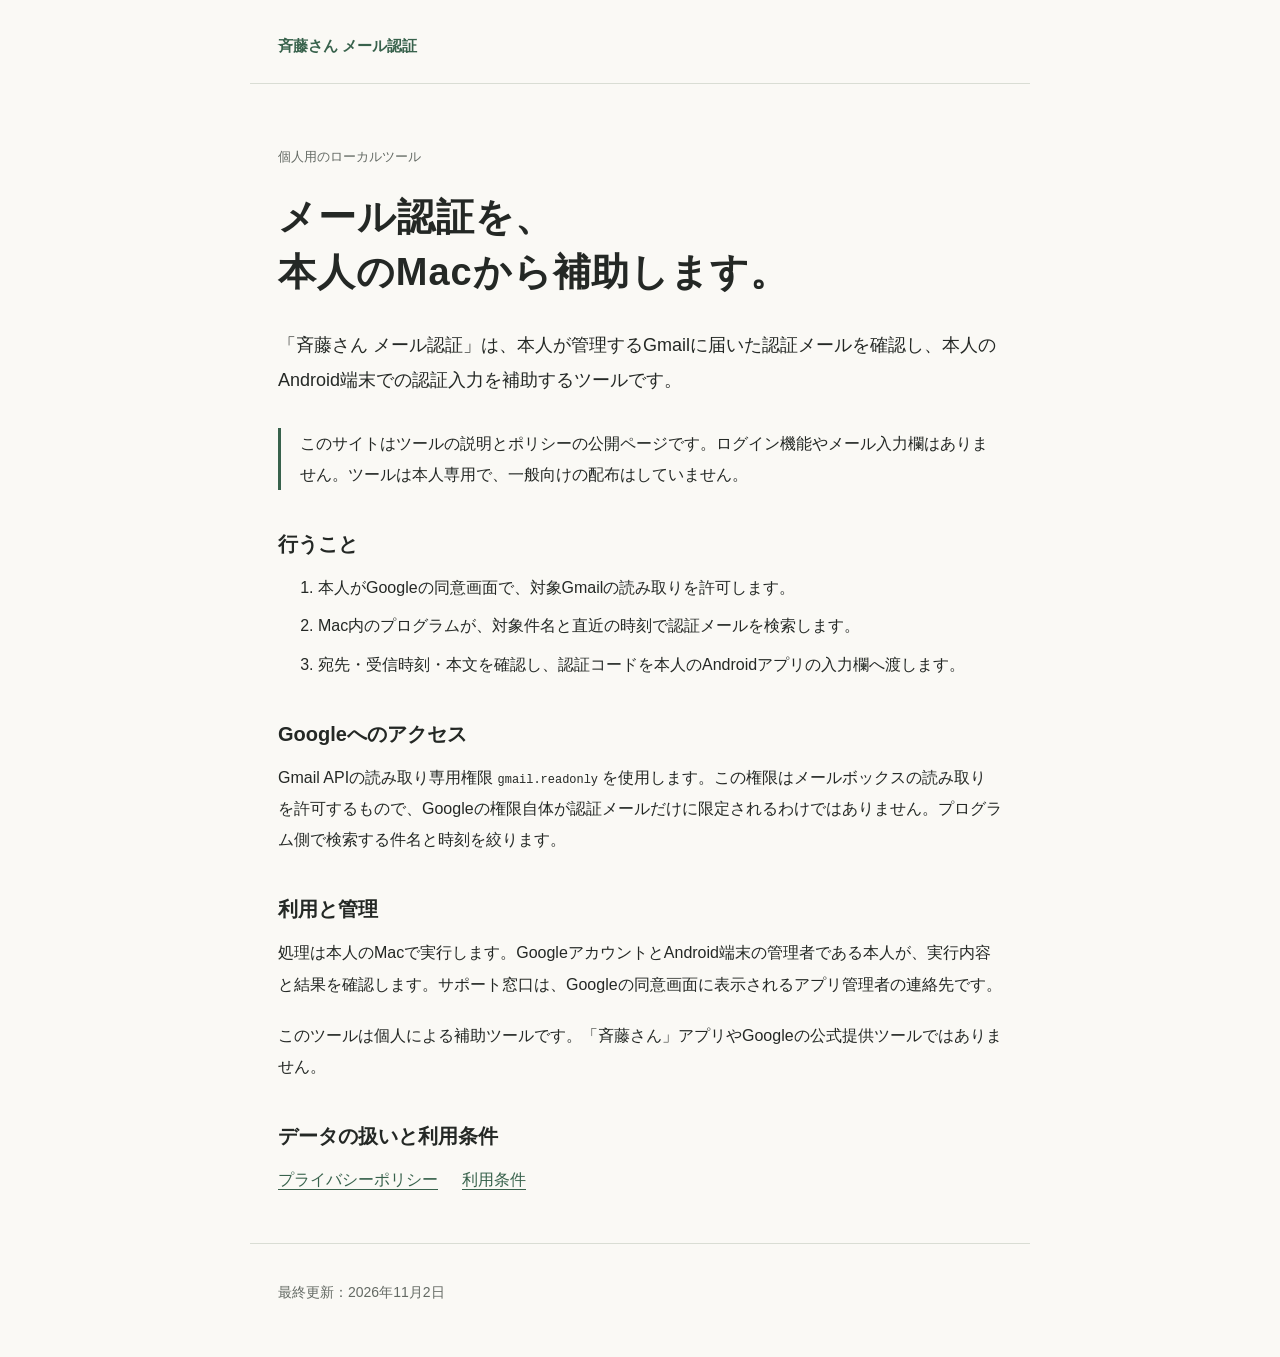
<file: docs/index.html>
<!doctype html><html lang="ja"><head><meta charset="utf-8"><meta name="viewport" content="width=device-width,initial-scale=1"><meta name="description" content="本人専用のメール認証補助ツールの機能と、Googleデータの扱いについて。"><title>斉藤さん メール認証 — アプリの説明</title><link rel="stylesheet" href="style.css"></head><body>
<header><a href="./">斉藤さん メール認証</a></header>
<main><p class="eyebrow">個人用のローカルツール</p><h1>メール認証を、<br>本人のMacから補助します。</h1>
<p class="intro">「斉藤さん メール認証」は、本人が管理するGmailに届いた認証メールを確認し、本人のAndroid端末での認証入力を補助するツールです。</p>
<div class="notice"><p>このサイトはツールの説明とポリシーの公開ページです。ログイン機能やメール入力欄はありません。ツールは本人専用で、一般向けの配布はしていません。</p></div>
<h2>行うこと</h2><ol><li>本人がGoogleの同意画面で、対象Gmailの読み取りを許可します。</li><li>Mac内のプログラムが、対象件名と直近の時刻で認証メールを検索します。</li><li>宛先・受信時刻・本文を確認し、認証コードを本人のAndroidアプリの入力欄へ渡します。</li></ol>
<h2>Googleへのアクセス</h2><p>Gmail APIの読み取り専用権限 <code>gmail.readonly</code> を使用します。この権限はメールボックスの読み取りを許可するもので、Googleの権限自体が認証メールだけに限定されるわけではありません。プログラム側で検索する件名と時刻を絞ります。</p>
<h2>利用と管理</h2><p>処理は本人のMacで実行します。GoogleアカウントとAndroid端末の管理者である本人が、実行内容と結果を確認します。サポート窓口は、Googleの同意画面に表示されるアプリ管理者の連絡先です。</p>
<p>このツールは個人による補助ツールです。「斉藤さん」アプリやGoogleの公式提供ツールではありません。</p>
<h2>データの扱いと利用条件</h2><nav aria-label="ポリシー"><a href="privacy.html">プライバシーポリシー</a><a href="terms.html">利用条件</a></nav>
</main><footer><p>最終更新：2026年11月2日</p></footer></body></html>
</file>
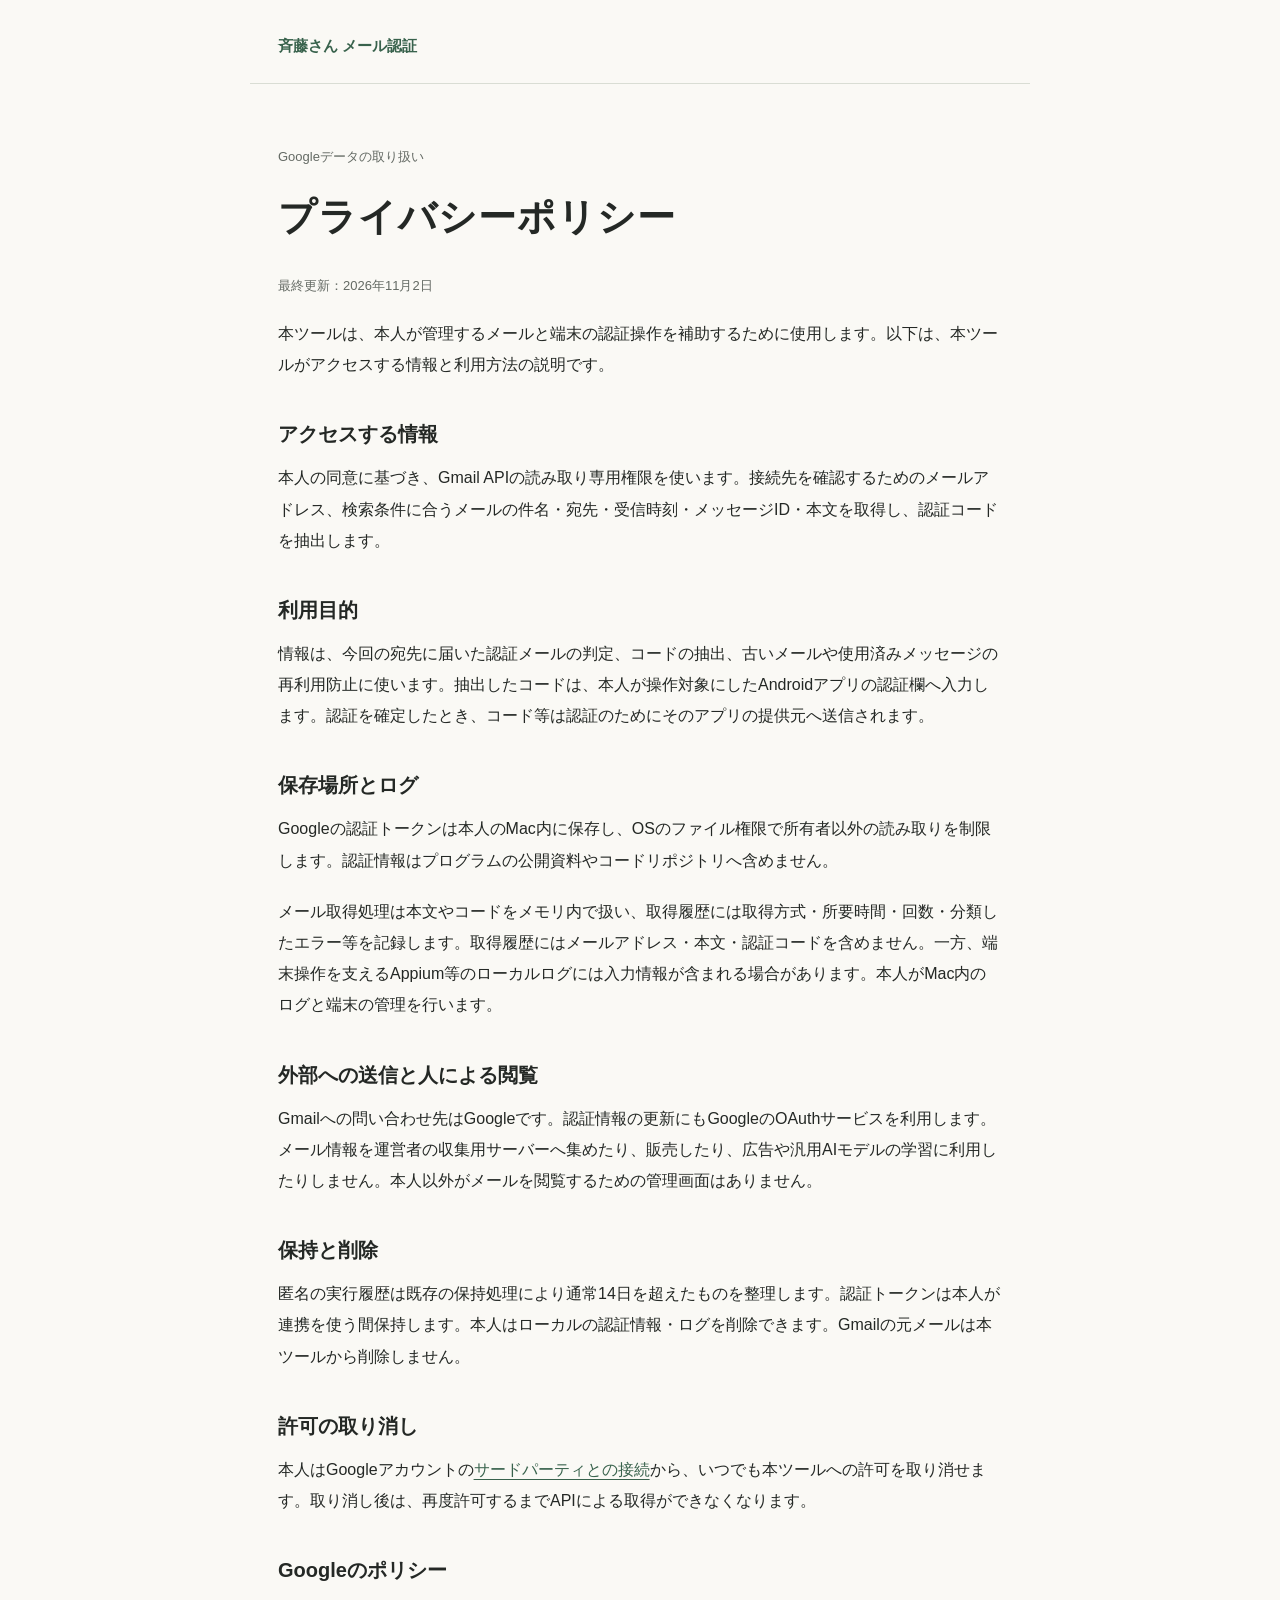
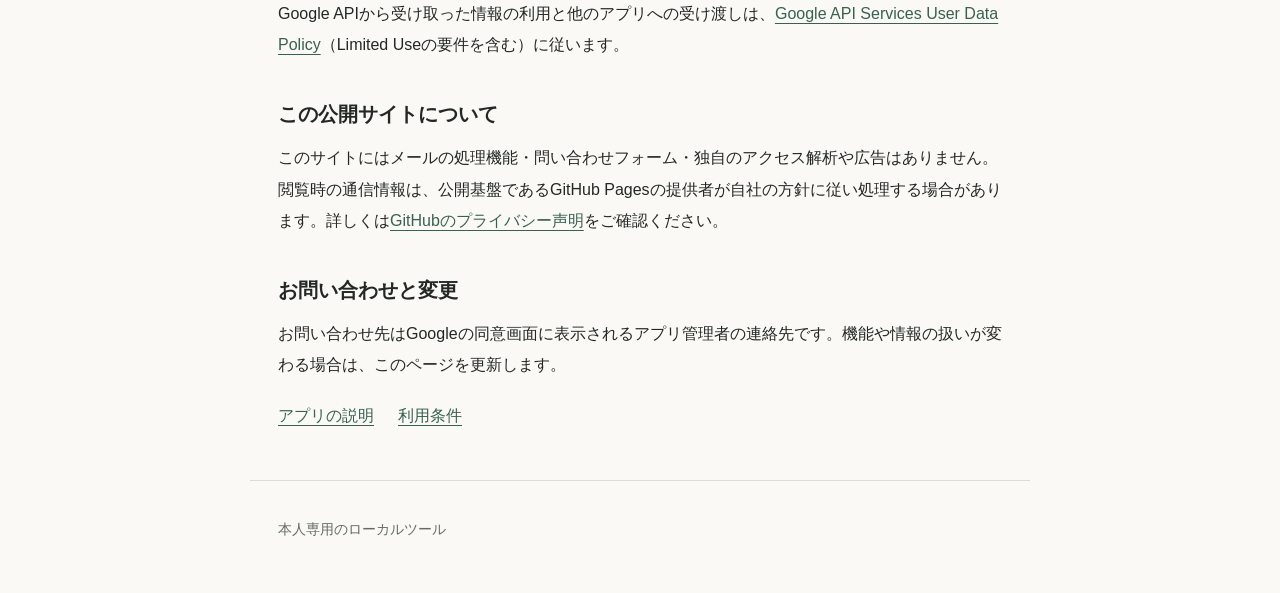
<file: docs/privacy.html>
<!doctype html><html lang="ja"><head><meta charset="utf-8"><meta name="viewport" content="width=device-width,initial-scale=1"><title>プライバシーポリシー — 斉藤さん メール認証</title><link rel="stylesheet" href="style.css"></head><body>
<header><a href="./">斉藤さん メール認証</a></header><main><p class="eyebrow">Googleデータの取り扱い</p><h1>プライバシーポリシー</h1><p class="date">最終更新：2026年11月2日</p>
<p>本ツールは、本人が管理するメールと端末の認証操作を補助するために使用します。以下は、本ツールがアクセスする情報と利用方法の説明です。</p>
<h2>アクセスする情報</h2><p>本人の同意に基づき、Gmail APIの読み取り専用権限を使います。接続先を確認するためのメールアドレス、検索条件に合うメールの件名・宛先・受信時刻・メッセージID・本文を取得し、認証コードを抽出します。</p>
<h2>利用目的</h2><p>情報は、今回の宛先に届いた認証メールの判定、コードの抽出、古いメールや使用済みメッセージの再利用防止に使います。抽出したコードは、本人が操作対象にしたAndroidアプリの認証欄へ入力します。認証を確定したとき、コード等は認証のためにそのアプリの提供元へ送信されます。</p>
<h2>保存場所とログ</h2><p>Googleの認証トークンは本人のMac内に保存し、OSのファイル権限で所有者以外の読み取りを制限します。認証情報はプログラムの公開資料やコードリポジトリへ含めません。</p><p>メール取得処理は本文やコードをメモリ内で扱い、取得履歴には取得方式・所要時間・回数・分類したエラー等を記録します。取得履歴にはメールアドレス・本文・認証コードを含めません。一方、端末操作を支えるAppium等のローカルログには入力情報が含まれる場合があります。本人がMac内のログと端末の管理を行います。</p>
<h2>外部への送信と人による閲覧</h2><p>Gmailへの問い合わせ先はGoogleです。認証情報の更新にもGoogleのOAuthサービスを利用します。メール情報を運営者の収集用サーバーへ集めたり、販売したり、広告や汎用AIモデルの学習に利用したりしません。本人以外がメールを閲覧するための管理画面はありません。</p>
<h2>保持と削除</h2><p>匿名の実行履歴は既存の保持処理により通常14日を超えたものを整理します。認証トークンは本人が連携を使う間保持します。本人はローカルの認証情報・ログを削除できます。Gmailの元メールは本ツールから削除しません。</p>
<h2>許可の取り消し</h2><p>本人はGoogleアカウントの<a href="https://myaccount.google.com/connections">サードパーティとの接続</a>から、いつでも本ツールへの許可を取り消せます。取り消し後は、再度許可するまでAPIによる取得ができなくなります。</p>
<h2>Googleのポリシー</h2><p>Google APIから受け取った情報の利用と他のアプリへの受け渡しは、<a href="https://developers.google.com/terms/api-services-user-data-policy">Google API Services User Data Policy</a>（Limited Useの要件を含む）に従います。</p>
<h2>この公開サイトについて</h2><p>このサイトにはメールの処理機能・問い合わせフォーム・独自のアクセス解析や広告はありません。閲覧時の通信情報は、公開基盤であるGitHub Pagesの提供者が自社の方針に従い処理する場合があります。詳しくは<a href="https://docs.github.com/en/site-policy/privacy-policies/github-general-privacy-statement">GitHubのプライバシー声明</a>をご確認ください。</p>
<h2>お問い合わせと変更</h2><p>お問い合わせ先はGoogleの同意画面に表示されるアプリ管理者の連絡先です。機能や情報の扱いが変わる場合は、このページを更新します。</p>
<nav aria-label="ページ"><a href="./">アプリの説明</a><a href="terms.html">利用条件</a></nav></main><footer><p>本人専用のローカルツール</p></footer></body></html>
</file>
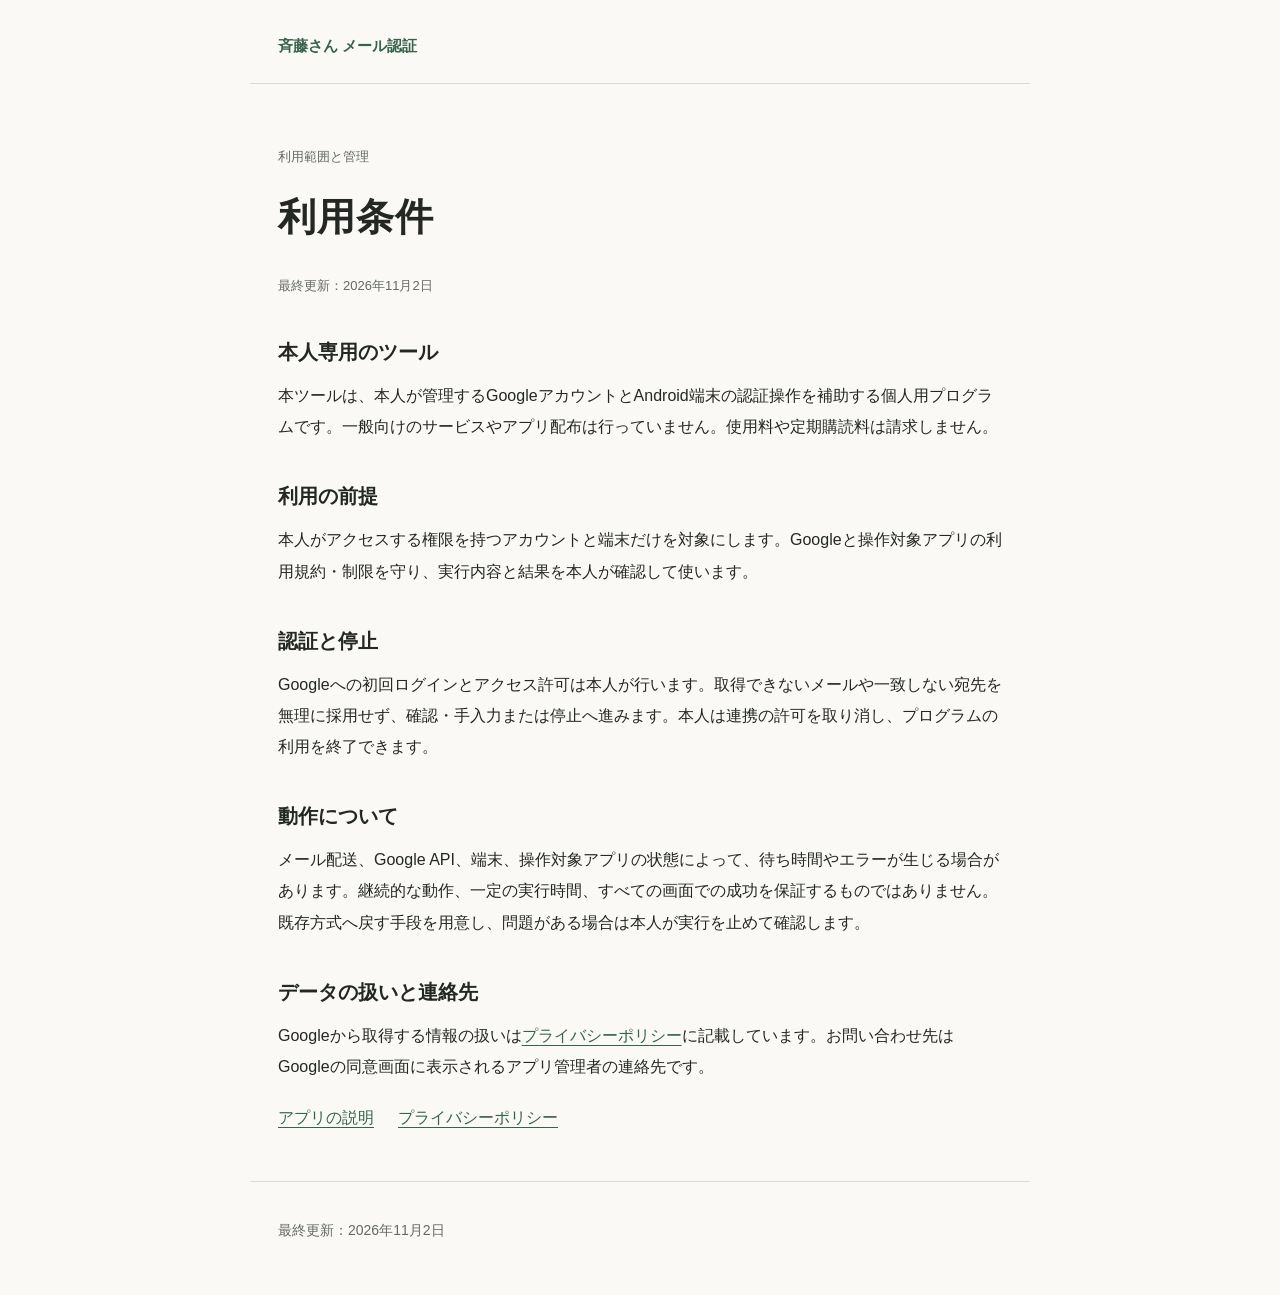
<file: docs/terms.html>
<!doctype html><html lang="ja"><head><meta charset="utf-8"><meta name="viewport" content="width=device-width,initial-scale=1"><title>利用条件 — 斉藤さん メール認証</title><link rel="stylesheet" href="style.css"></head><body>
<header><a href="./">斉藤さん メール認証</a></header><main><p class="eyebrow">利用範囲と管理</p><h1>利用条件</h1><p class="date">最終更新：2026年11月2日</p>
<h2>本人専用のツール</h2><p>本ツールは、本人が管理するGoogleアカウントとAndroid端末の認証操作を補助する個人用プログラムです。一般向けのサービスやアプリ配布は行っていません。使用料や定期購読料は請求しません。</p>
<h2>利用の前提</h2><p>本人がアクセスする権限を持つアカウントと端末だけを対象にします。Googleと操作対象アプリの利用規約・制限を守り、実行内容と結果を本人が確認して使います。</p>
<h2>認証と停止</h2><p>Googleへの初回ログインとアクセス許可は本人が行います。取得できないメールや一致しない宛先を無理に採用せず、確認・手入力または停止へ進みます。本人は連携の許可を取り消し、プログラムの利用を終了できます。</p>
<h2>動作について</h2><p>メール配送、Google API、端末、操作対象アプリの状態によって、待ち時間やエラーが生じる場合があります。継続的な動作、一定の実行時間、すべての画面での成功を保証するものではありません。既存方式へ戻す手段を用意し、問題がある場合は本人が実行を止めて確認します。</p>
<h2>データの扱いと連絡先</h2><p>Googleから取得する情報の扱いは<a href="privacy.html">プライバシーポリシー</a>に記載しています。お問い合わせ先はGoogleの同意画面に表示されるアプリ管理者の連絡先です。</p>
<nav aria-label="ページ"><a href="./">アプリの説明</a><a href="privacy.html">プライバシーポリシー</a></nav></main><footer><p>最終更新：2026年11月2日</p></footer></body></html>
</file>
<file: docs/style.css>
:root{color-scheme:light;--paper:#faf9f5;--ink:#242825;--muted:#646a64;--line:#d9ddd4;--accent:#38624c}
*{box-sizing:border-box}body{margin:0;background:var(--paper);color:var(--ink);font-family:-apple-system,BlinkMacSystemFont,"Hiragino Kaku Gothic ProN","Yu Gothic",sans-serif;line-height:1.95}a{color:var(--accent);text-underline-offset:.25em}a:focus-visible{outline:3px solid var(--accent);outline-offset:4px}header,main,footer{max-width:780px;margin:auto;padding-inline:28px}header{padding-top:30px;padding-bottom:22px;border-bottom:1px solid var(--line)}header a{text-decoration:none;font-size:15px;font-weight:650}main{padding-top:48px;padding-bottom:48px}h1{font-size:clamp(27px,5vw,38px);line-height:1.45;letter-spacing:.025em;margin:12px 0 28px}h2{font-size:20px;line-height:1.6;margin:38px 0 12px}p,ul,ol{margin:12px 0 20px}li{margin:7px 0}.eyebrow,.date{color:var(--muted);font-size:13px}.intro{font-size:18px}.notice{border-left:3px solid var(--accent);padding-left:19px;margin:30px 0}nav{display:flex;gap:14px 24px;flex-wrap:wrap}footer{border-top:1px solid var(--line);padding-top:23px;padding-bottom:30px;font-size:14px;color:var(--muted)}code{overflow-wrap:anywhere;font-size:.92em}@media(max-width:480px){header,main,footer{padding-inline:21px}main{padding-top:30px}.intro{font-size:16px}}
</file>
